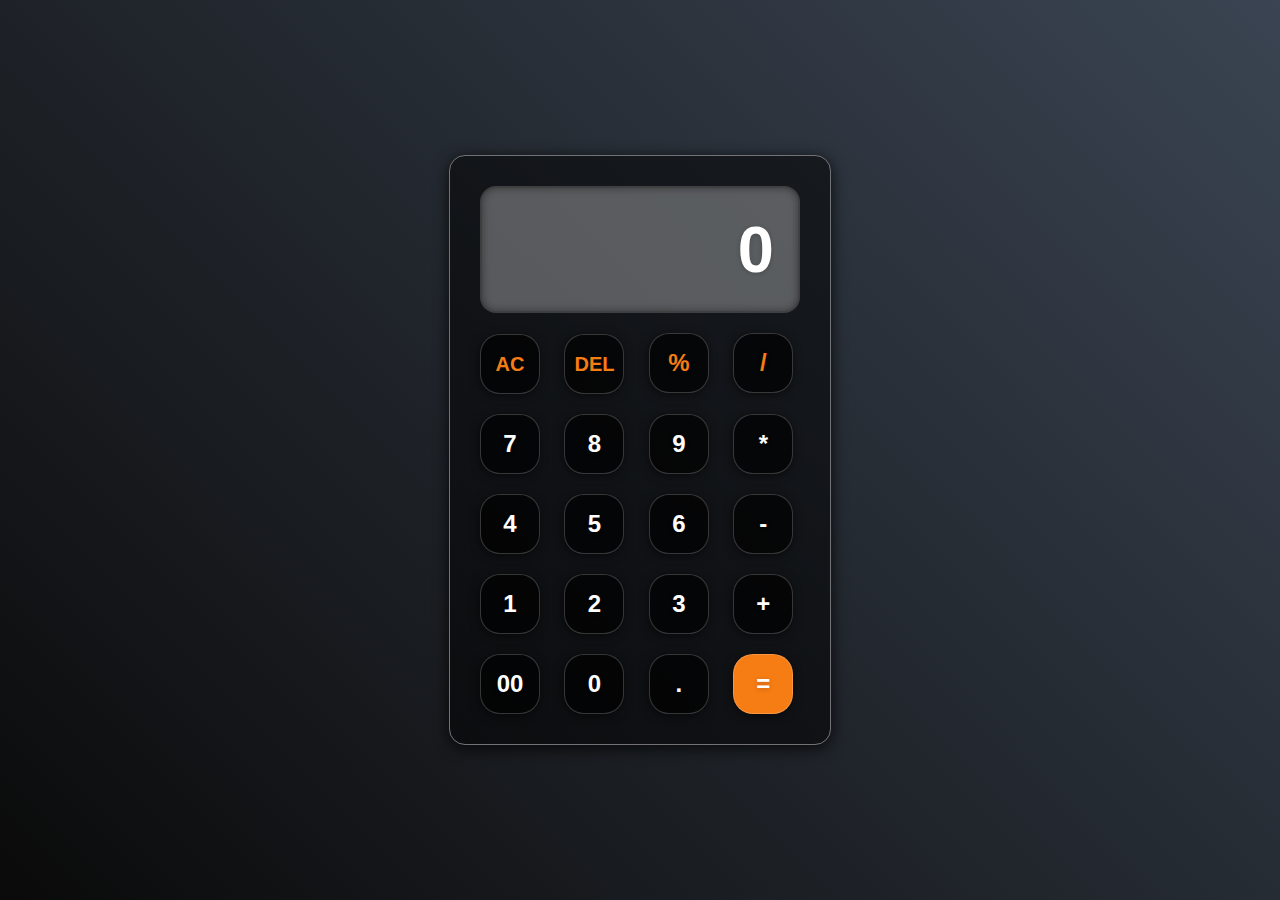
<file: calculator/index.html>
<!DOCTYPE html>
<html lang="en">
<head>
    <meta charset="UTF-8">
    <meta name="viewport" content="width=device-width, initial-scale=1.0">
    <title>calculator</title>
    <link rel="stylesheet" href="style.css">
</head>
<body>
    <div class="calculator">
        <input type="text" placeholder="0" id="inputbox">
        <div>
            <button class="operator" id="AC">AC</button>
            <button class="operator"id="DEL">DEL</button>
            <button class="operator">%</button>
            <button class="operator">/</button>
        </div>
        <div>
            <button>7</button>
            <button>8</button>
            <button>9</button>
            <button>*</button>
        </div>
        <div>
            <button>4</button>
            <button>5</button>
            <button>6</button>
            <button>-</button>
        </div>
        <div>
            <button>1</button>
            <button>2</button>
            <button>3</button>
            <button>+</button>
        </div>
        <div>
            <button>00</button>
            <button>0</button>
            <button>.</button>
            <button class="equal2btn">=</button>
        </div>
    </div>
    <script src="script.js"></script>
</body>
</html>
</file>
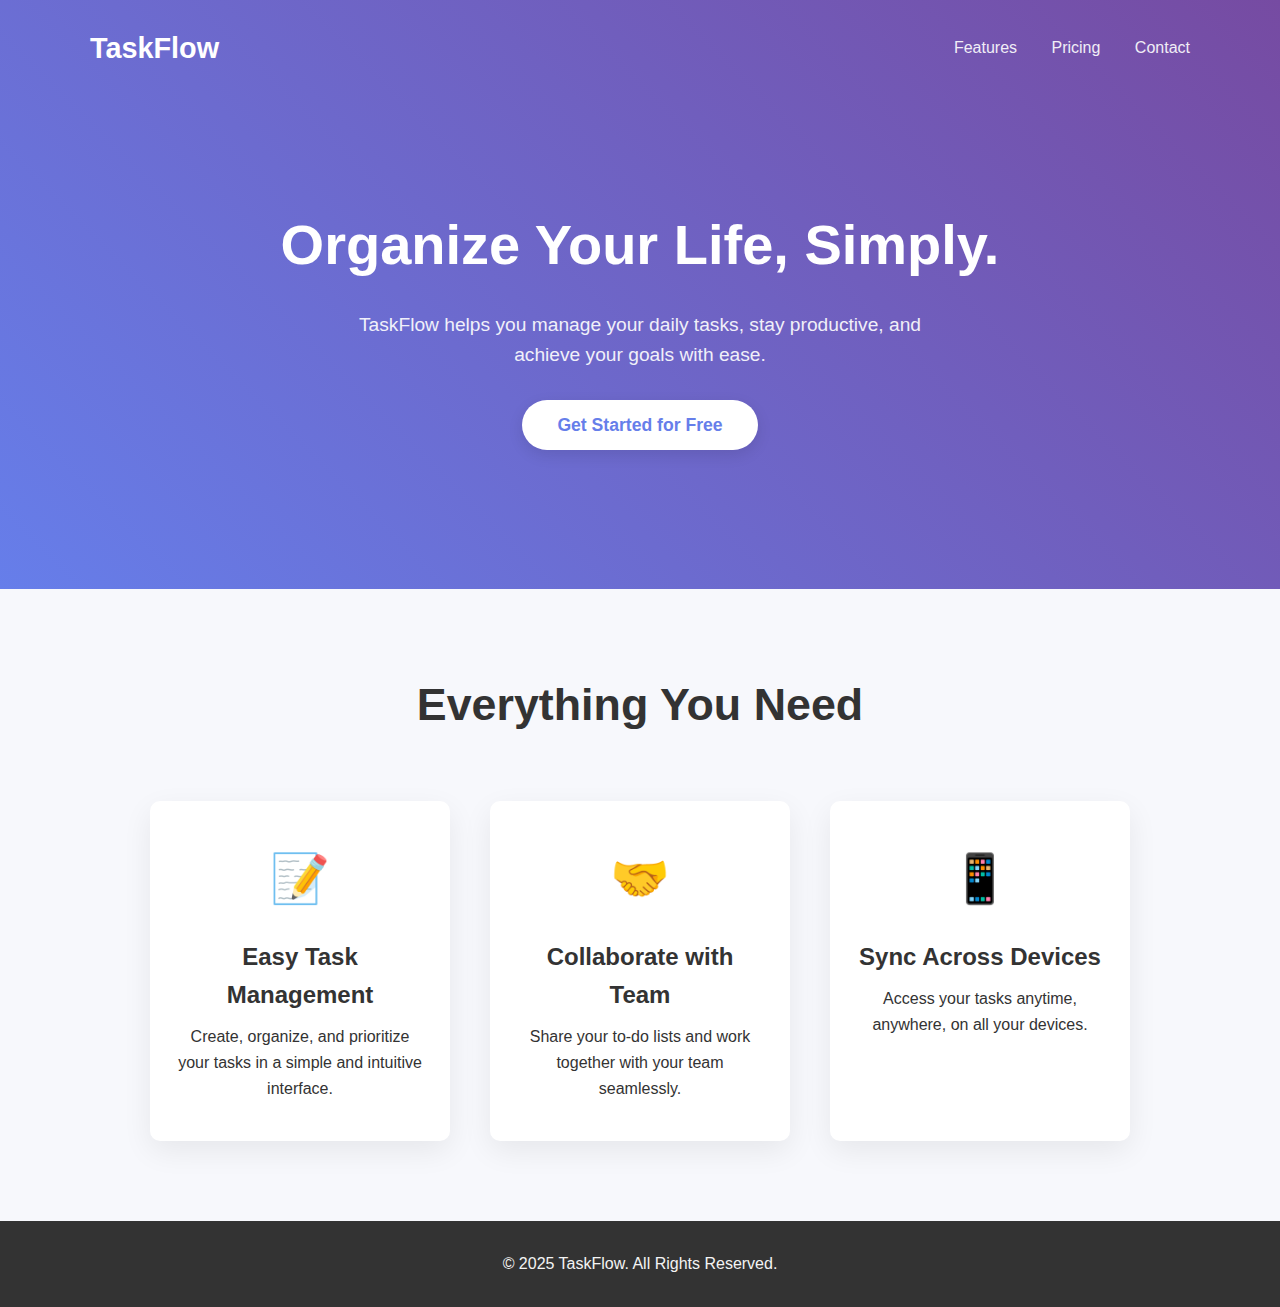
<file: landing page/index.html>
<!DOCTYPE html>
<html lang="en">
<head>
    <meta charset="UTF-8">
    <meta name="viewport" content="width=device-width, initial-scale=1.0">
    <title>TaskFlow - Manage Your Tasks</title>
  <link rel="stylesheet" href="style.css">
  
</head>
<body>

    <header class="header">
        <nav class="container navbar">
            <div class="logo">TaskFlow</div>
            <div class="nav-links">
                <a href="#">Features</a>
                <a href="#">Pricing</a>
                <a href="#">Contact</a>
            </div>
        </nav>
    </header>

    <main>
        <section class="hero">
            <h1>Organize Your Life, Simply.</h1>
            <p>TaskFlow helps you manage your daily tasks, stay productive, and achieve your goals with ease.</p>
            <a href="#" class="cta-button">Get Started for Free</a>
        </section>

        <section class="features">
            <div class="container">
                <h2 class="section-title">Everything You Need</h2>
                <div class="features-grid">
                    <div class="feature-card">
                        <div class="feature-icon">📝</div>
                        <h3>Easy Task Management</h3>
                        <p>Create, organize, and prioritize your tasks in a simple and intuitive interface.</p>
                    </div>
                    <div class="feature-card">
                        <div class="feature-icon">🤝</div>
                        <h3>Collaborate with Team</h3>
                        <p>Share your to-do lists and work together with your team seamlessly.</p>
                    </div>
                    <div class="feature-card">
                        <div class="feature-icon">📱</div>
                        <h3>Sync Across Devices</h3>
                        <p>Access your tasks anytime, anywhere, on all your devices.</p>
                    </div>
                </div>
            </div>
        </section>
    </main>

    <footer class="footer">
        <p>&copy; 2025 TaskFlow. All Rights Reserved.</p>
    </footer>

</body>
</html>
</file>
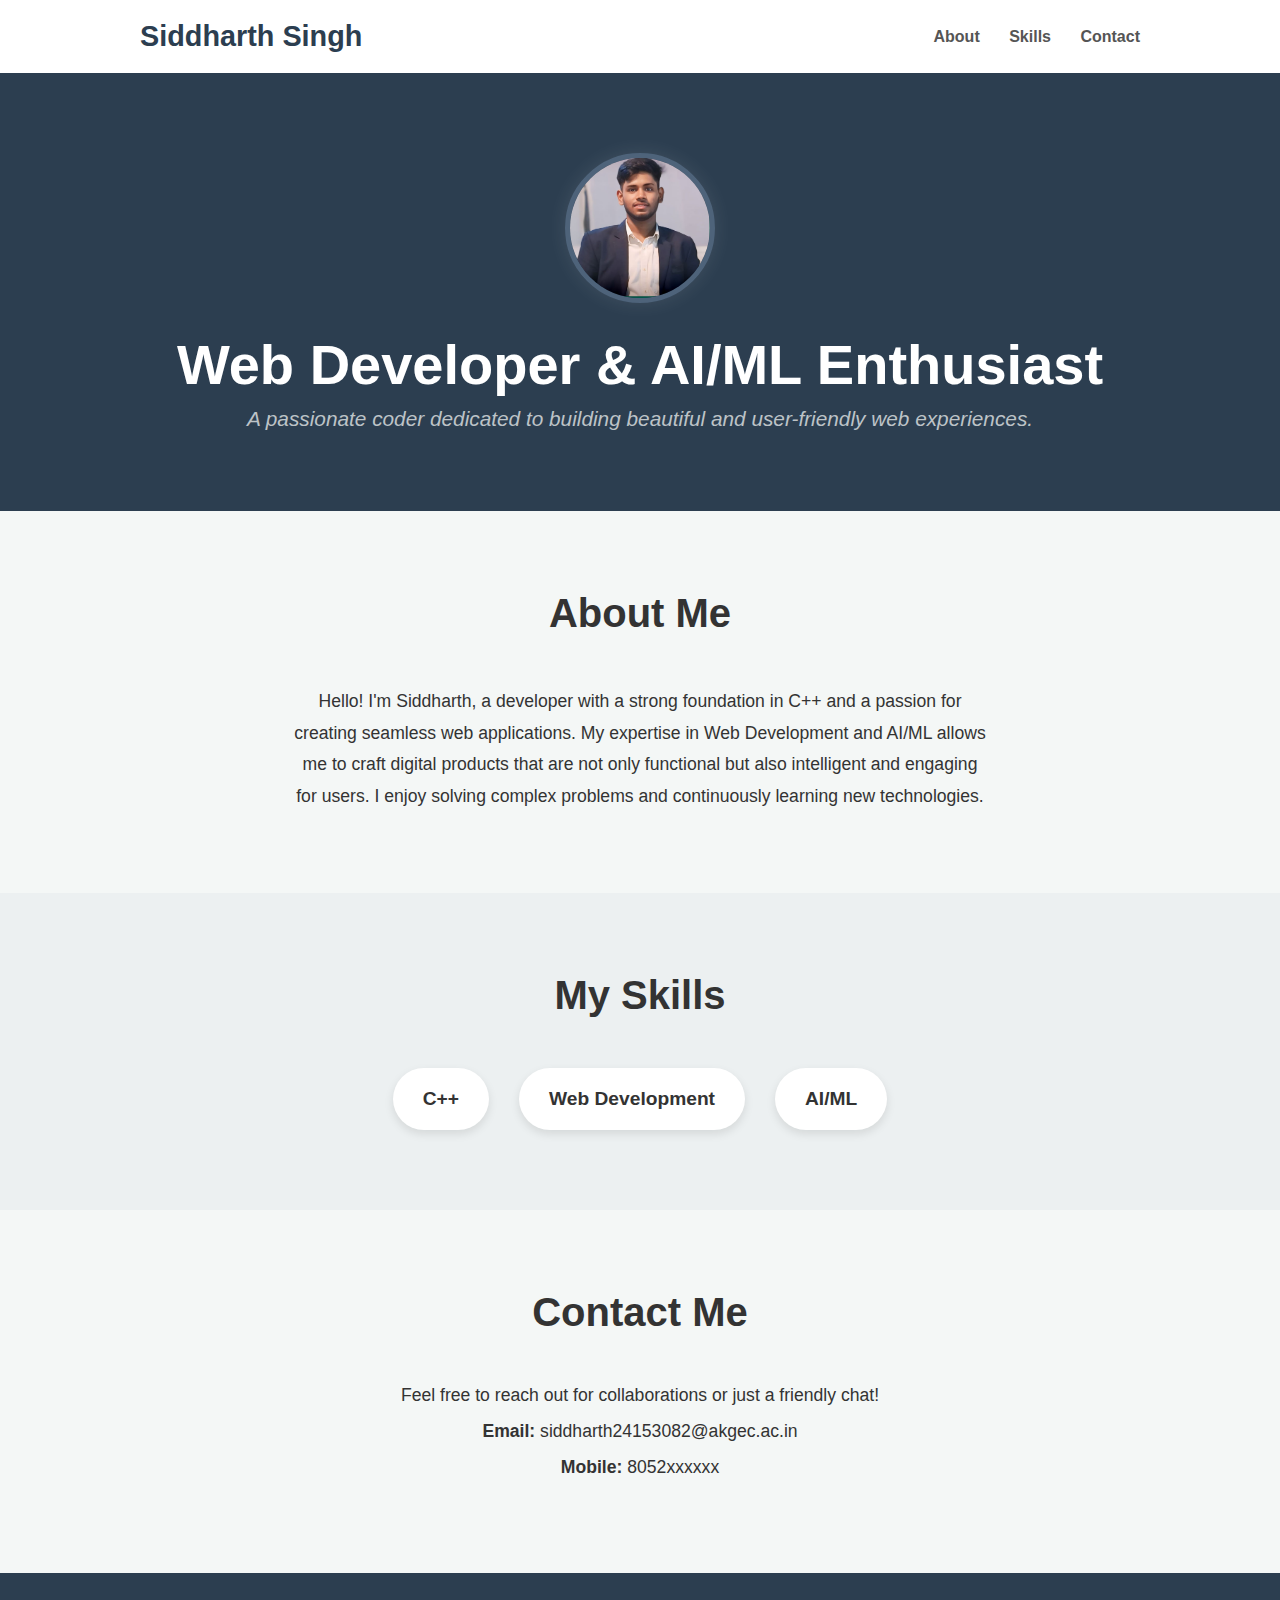
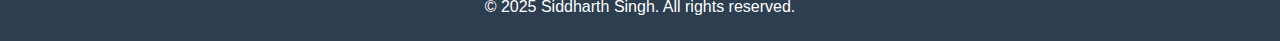
<file: portfolio/index.html>
<!DOCTYPE html>
<html lang="en">
<head>
    <meta charset="UTF-8">
    <meta name="viewport" content="width=device-width, initial-scale=1.0">
    <title>Siddharth Singh - Portfolio</title>
    
   <link rel="stylesheet" href="style.css">
</head>
<body>

    <header class="header">
        <nav class="container navbar">
            <div class="logo">Siddharth Singh</div>
            <div class="nav-links">
                <a href="#about">About</a>
                <a href="#skills">Skills</a>
                <a href="#contact">Contact</a>
            </div>
        </nav>
    </header>

    <main>
        <section class="hero">
            <img src="Screenshot 2025-05-03 150158.png" alt="Siddharth Singh">
            <h1>Web Developer & AI/ML Enthusiast</h1>
            <p>A passionate coder dedicated to building beautiful and user-friendly web experiences.</p>
        </section>

        <section class="about" id="about">
            <div class="container">
                <h2 class="section-title">About Me</h2>
                <p>
                    Hello! I'm Siddharth, a developer with a strong foundation in C++ and a passion for creating seamless web applications. My expertise in Web Development and AI/ML allows me to craft digital products that are not only functional but also intelligent and engaging for users. I enjoy solving complex problems and continuously learning new technologies.
                </p>
            </div>
        </section>

        <section class="skills" id="skills">
            <div class="container">
                <h2 class="section-title">My Skills</h2>
                <div class="skills-container">
                    <div class="skill-card">C++</div>
                    <div class="skill-card">Web Development</div>
                    <div class="skill-card">AI/ML</div>
                </div>
            </div>
        </section>

        <section class="contact" id="contact">
            <div class="container">
                <h2 class="section-title">Contact Me</h2>
                <p>Feel free to reach out for collaborations or just a friendly chat!</p>
                <p><strong>Email:</strong> siddharth24153082@akgec.ac.in</p>
                <p><strong>Mobile:</strong> 8052xxxxxx</p>
            </div>
        </section>
    </main>

    <footer class="footer">
        <p>&copy; 2025 Siddharth Singh. All rights reserved.</p>
    </footer>

</body>
</html>
</file>
<file: calculator/style.css>
*{
    margin: 0;
    padding: 0;
    box-sizing: border-box;
    font-family:sans-serif;
    font-weight: bold;
}
body{
    width: 100%;
    height: 100vh;
    display: flex;
    justify-content: center;
    align-items: center;
    background: linear-gradient(45deg,#0a0a0a,#3a4452);
}
.calculator{
    border: 1px solid #717377;
    padding: 20px;
    border-radius: 16px ;
    box-shadow: 0px 3px 15px rgba(0, 0, 0, 0.8) ;
    background: rgba(0, 0, 0, 0.5) ;
}
input{
    width: 320px;
    padding: 24px;
    margin: 10px;
    background: rgba(255, 255, 255, 0.3);
    box-shadow: inset 0px 0px 8px rgba(0, 0, 0, 0.4) ;
font-size: 65px;
text-align: right;
color: #fff;
border: solid 2px rgba(0, 0, 0, 0.3);
border-radius: 16px;
text-shadow: 0px 1px 5px rgba(0, 0, 0, 0.2) ;
}
input::placeholder{
    color: #fff;
}
button{
    width: 60px;
    height: 60px;
    margin: 10px;
    color: #fff;
    background: rgba(0, 0, 0, 0.7);
    font-size: 24px;
    cursor: pointer;
    border: solid 1px rgba(255, 255, 255, 0.2);
    border-radius: 20px;
    text-shadow: 0px 1px 5px rgba(0, 0, 0, 0.2);
    box-shadow: -1px 2px 10px rgba(0, 0, 0, 0.5);
}
#AC,#DEL{
    font-size: 20px;
}
button:hover{
    color: #fff;
    background: #f67c14;
    
}
.equal2btn{
    background: #f67c14;
}
.operator{
    color:#f67c14 ;
}
</file>
<file: landing page/style.css>
* {
      margin: 0;
     padding: 0;
    box-sizing: border-box;
        }

       
        body {
            font-family: 'Poppins', sans-serif;
            background-color: #f7f8fc;
            color: #333;
            line-height: 1.6;
        }

        .container {
            width: 90%;
            max-width: 1100px;
            margin: 0 auto;
        }

        .header {
            background-color: transparent;
            padding: 25px 0;
            position: absolute;
            width: 100%;
            top: 0;
            left: 0;
            z-index: 100;
        }

        .navbar {
            display: flex;
            justify-content: space-between;
            align-items: center;
        }

        .logo {
            font-size: 1.8rem;
            font-weight: 700;
            color: white;
        }

        .nav-links a {
            margin-left: 30px;
            text-decoration: none;
            color: white;
            opacity: 0.9;
        }

        .hero {
            background: linear-gradient(45deg, #667eea, #764ba2);
            color: white;
            padding: 200px 20px 150px;
            text-align: center;
        }

        .hero h1 {
            font-size: 3.5rem;
            font-weight: 700;
            margin-bottom: 20px;
        }

        .hero p {
            font-size: 1.2rem;
            max-width: 600px;
            margin: 0 auto 40px;
            opacity: 0.9;
        }

        .cta-button {
            background-color: white;
            color: #667eea;
            padding: 15px 35px;
            text-decoration: none;
            border-radius: 50px;
            font-weight: 700;
            font-size: 1.1rem;
            box-shadow: 0 5px 15px rgba(0,0,0,0.1);
            transition: transform 0.3s;
        }
        
        .cta-button:hover {
            transform: translateY(-3px);
        }

        .features {
            padding: 80px 0;
        }
        
        .section-title {
            text-align: center;
            font-size: 2.8rem;
            margin-bottom: 60px;
        }

        .features-grid {
            display: flex;
            justify-content: center;
            gap: 40px;
            flex-wrap: wrap;
        }

        .feature-card {
            background-color: white;
            text-align: center;
            width: 300px;
            padding: 40px 25px;
            border-radius: 10px;
            box-shadow: 0 10px 30px rgba(0,0,0,0.07);
        }

        .feature-icon {
            font-size: 3rem;
            margin-bottom: 20px;
        }

        .feature-card h3 {
            font-size: 1.5rem;
            margin-bottom: 10px;
        }

        .footer {
            background-color: #333;
            color: #f4f4f4;
            text-align: center;
            padding: 30px 0;
        }
</file>
<file: portfolio/style.css>
* {
            margin: 0;
            padding: 0;
            box-sizing: border-box;
        }

        body {
            font-family: 'Poppins', sans-serif;
            background-color: #f4f7f6;
            color: #333;
        }

        .container {
            width: 90%;
            max-width: 1000px;
            margin: 0 auto;
        }
        
        .header {
            background-color: white;
            padding: 20px 0;
            box-shadow: 0 2px 5px rgba(0,0,0,0.1);
        }

        .navbar {
            display: flex;
            justify-content: space-between;
            align-items: center;
        }

        .logo {
            font-size: 1.8rem;
            font-weight: 700;
            color: #2c3e50;
        }

        .nav-links a {
            margin-left: 25px;
            text-decoration: none;
            color: #555;
            font-weight: 600;
        }
.resume-button {
            display: inline-block;
            margin-top: 30px;
            padding: 12px 25px;
            background-color: #007bff;
            color: white;
            text-decoration: none;
            border-radius: 5px;
            font-weight: bold;
            transition: background-color 0.3s;
        }
        .resume-button:hover {
            background-color: #0056b3;
        }

        .hero {
            background-color: #2c3e50;
            color: white;
            text-align: center;
            padding: 80px 20px; /* Adjusted padding for image */
        }
        
        .hero img {
            width: 150px;
            height: 150px;
            border-radius: 50%; /* Makes the image circular */
            object-fit: cover;
            margin-bottom: 25px;
            border: 5px solid #4e637a; 
            box-shadow: 0 0 20px rgba(255,255,255,0.1);
        }

        .hero h1 {
            font-size: 3.5rem;
            margin-bottom: 10px;
        }

        .hero p {
            font-size: 1.3rem;
            font-style: italic;
            color: #bdc3c7;
        }

        .about {
            padding: 80px 0;
            text-align: center;
        }

        .section-title {
            font-size: 2.5rem;
            margin-bottom: 50px;
        }
        
        .about p {
            max-width: 700px;
            margin: 0 auto;
            font-size: 1.1rem;
            line-height: 1.8;
        }

        .skills {
            padding: 80px 0;
            background-color: #ecf0f1;
            text-align: center;
        }
        
        .skills-container {
            display: flex;
            justify-content: center;
            gap: 30px;
            flex-wrap: wrap;
        }
        
        .skill-card {
            background-color: white;
            padding: 20px 30px;
            border-radius: 50px; /* Pill shape */
            font-size: 1.2rem;
            font-weight: 600;
            box-shadow: 0 4px 10px rgba(0,0,0,0.1);
        }

        .contact {
            padding: 80px 0;
            text-align: center;
        }
        
        .contact p {
            font-size: 1.1rem;
            margin-bottom: 15px;
        }

        .footer {
            background-color: #2c3e50;
            color: white;
            text-align: center;
            padding: 25px 0;
        }
</file>
